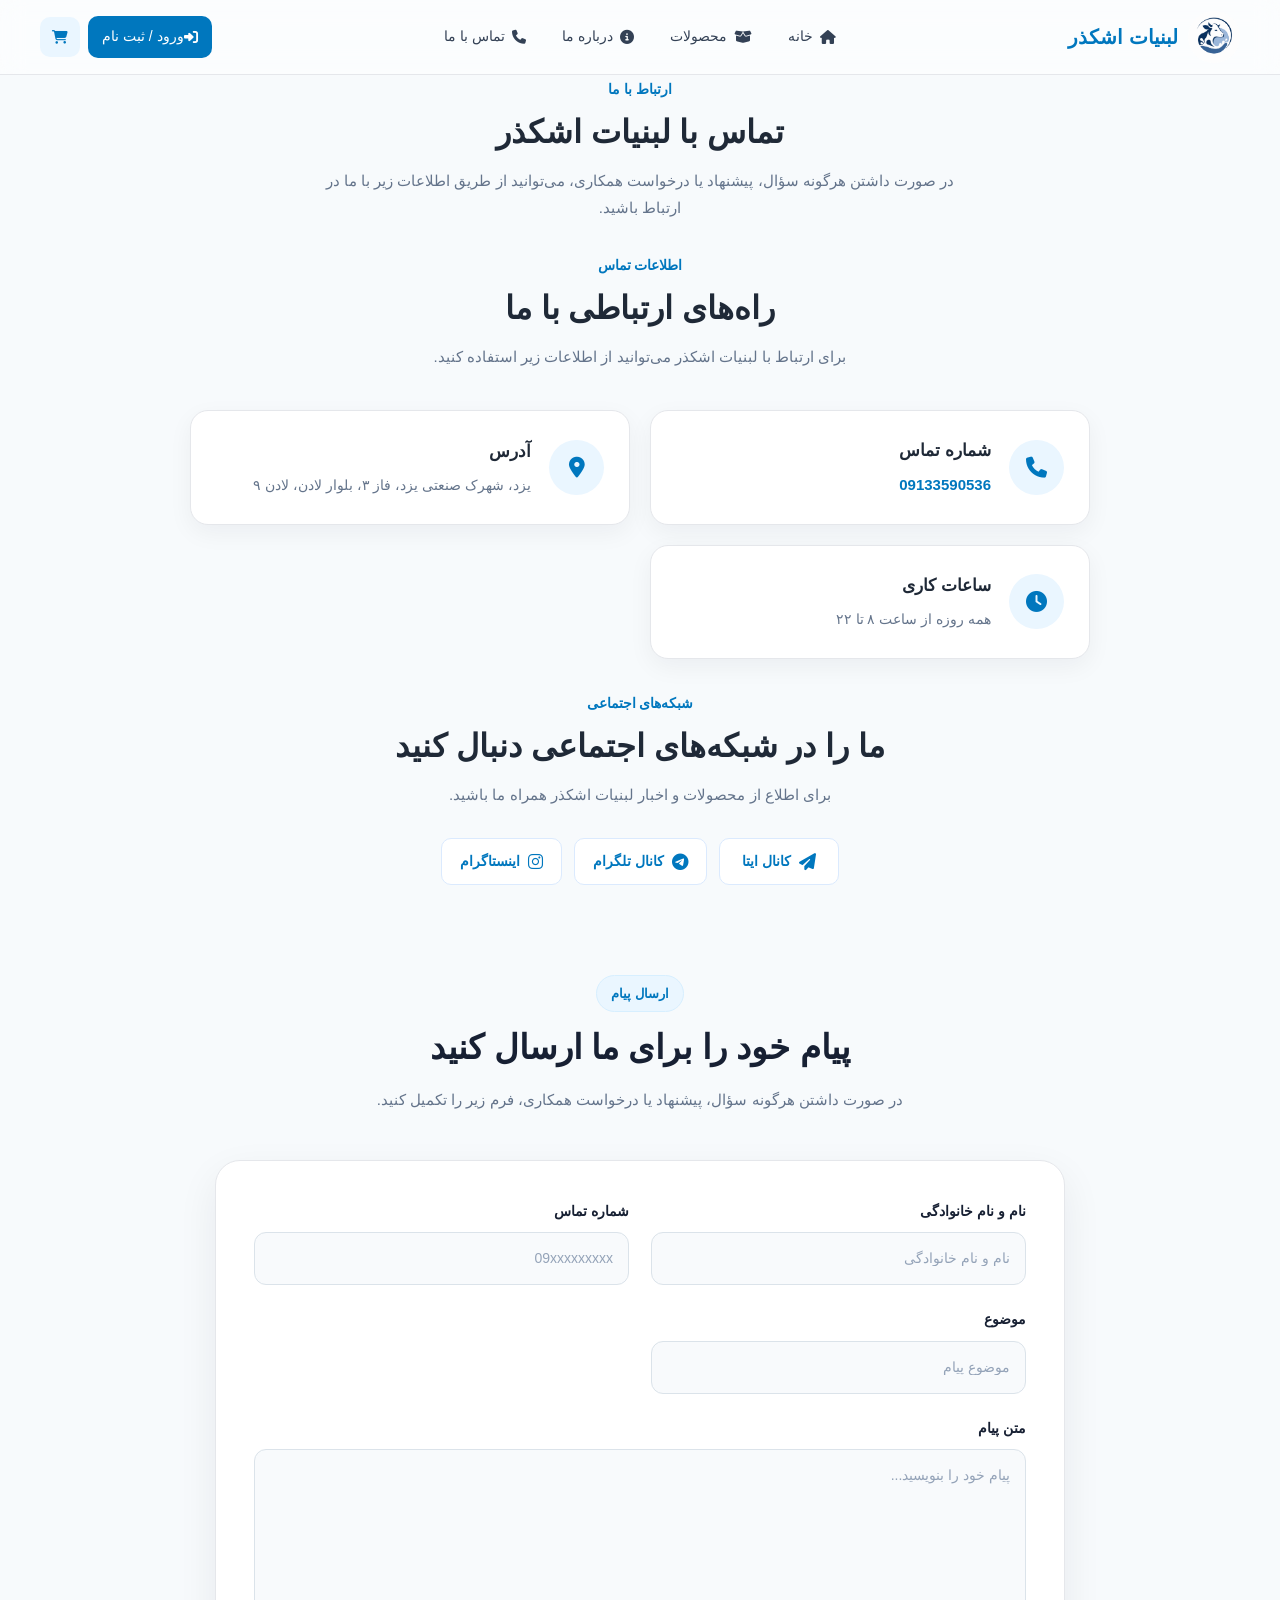
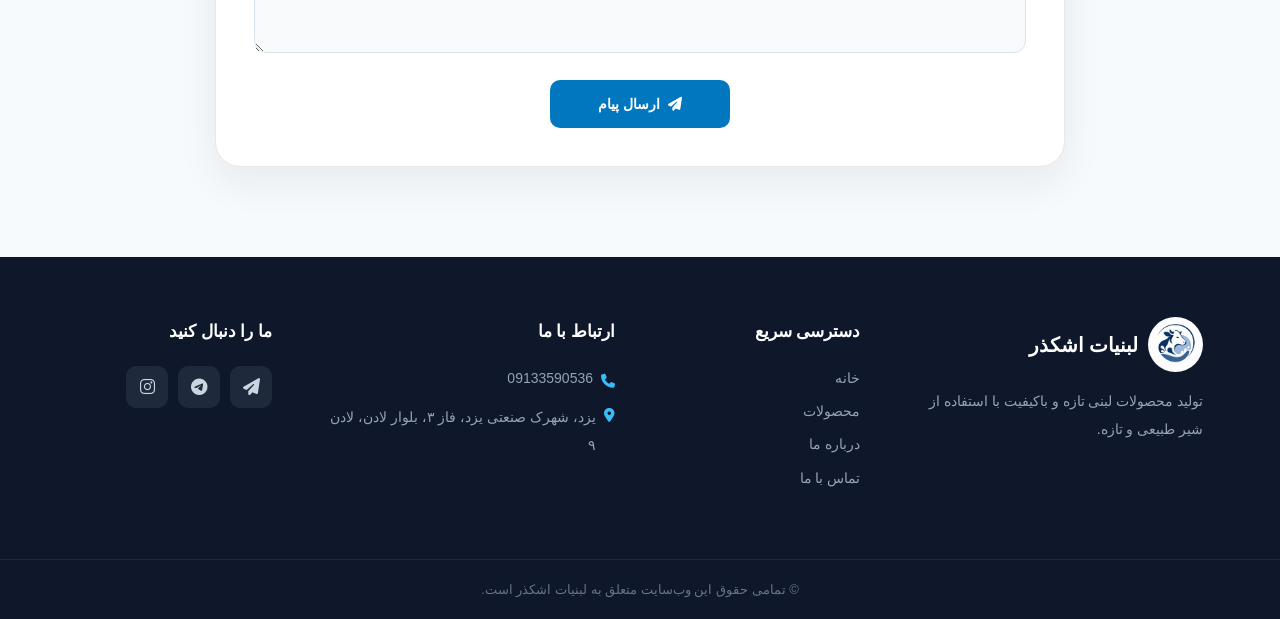
<file: contact.html>
<!DOCTYPE html>
<html lang="fa" dir="rtl">

<head>

    <meta charset="UTF-8">

    <meta name="viewport"
        content="width=device-width, initial-scale=1.0">

    <title>لبنیات اشکذر | تماس با ما</title>

    <link rel="stylesheet" href="style.css">

    <link rel="icon" href="images/Logo.png">

    <link rel="stylesheet"
        href="https://cdnjs.cloudflare.com/ajax/libs/font-awesome/6.7.2/css/all.min.css">

</head>


<body>


    <!-- =========================
         HEADER
    ========================== -->

    <header class="header">


        <!-- Brand -->

        <div class="brand">

            <a href="index.html" class="brand-link">

                <img src="images/Logo.png"
                    alt="لوگوی لبنیات اشکذر">

                <h1>
                    لبنیات اشکذر
                </h1>

            </a>

        </div>


        <!-- Main Navigation -->

        <nav class="main-nav" aria-label="منوی اصلی">

            <a href="index.html">

                <i class="fa-solid fa-house"></i>

                <span>
                    خانه
                </span>

            </a>


            <a href="products.html">

                <i class="fa-solid fa-box-open"></i>

                <span>
                    محصولات
                </span>

            </a>


            <a href="about.html">

                <i class="fa-solid fa-circle-info"></i>

                <span>
                    درباره ما
                </span>

            </a>


            <a href="contact.html">

                <i class="fa-solid fa-phone"></i>

                <span>
                    تماس با ما
                </span>

            </a>

        </nav>


        <!-- User Actions -->

        <div class="user-actions">

            <a href="#"
                class="login-btn">

                <i class="fa-solid fa-right-to-bracket"></i>

                <span>
                    ورود / ثبت نام
                </span>

            </a>


            <a href="#"
                class="cart-btn"
                aria-label="سبد خرید">

                <i class="fa-solid fa-cart-shopping"></i>

            </a>

        </div>

    </header>



    <!-- =========================
         MAIN
    ========================== -->

    <main>


        <!-- =========================
             CONTACT INTRO
        ========================== -->

        <section class="contact-intro">

            <div class="section-heading">

                <span>
                    ارتباط با ما
                </span>

                <h2>
                    تماس با لبنیات اشکذر
                </h2>

                <p>
                    در صورت داشتن هرگونه سؤال، پیشنهاد یا درخواست همکاری،
                    می‌توانید از طریق اطلاعات زیر با ما در ارتباط باشید.
                </p>

            </div>

        </section>



        <!-- =========================
             CONTACT INFORMATION
        ========================== -->

        <section class="contact-details">

            <div class="section-heading">

                <span>
                    اطلاعات تماس
                </span>

                <h2>
                    راه‌های ارتباطی با ما
                </h2>

                <p>
                    برای ارتباط با لبنیات اشکذر می‌توانید از اطلاعات زیر استفاده کنید.
                </p>

            </div>


            <div class="contact-info">


                <!-- Phone -->

                <div class="contact-item">

                    <div class="contact-icon">

                        <i class="fa-solid fa-phone"></i>

                    </div>

                    <div>

                        <h3>
                            شماره تماس
                        </h3>

                        <a href="tel:09133590536">
                            09133590536
                        </a>

                    </div>

                </div>


                <!-- Address -->

                <div class="contact-item">

                    <div class="contact-icon">

                        <i class="fa-solid fa-location-dot"></i>

                    </div>

                    <div>

                        <h3>
                            آدرس
                        </h3>

                        <p>
                            یزد، شهرک صنعتی یزد،
                            فاز ۳، بلوار لادن، لادن ۹
                        </p>

                    </div>

                </div>


                <!-- Working Hours -->

                <div class="contact-item">

                    <div class="contact-icon">

                        <i class="fa-solid fa-clock"></i>

                    </div>

                    <div>

                        <h3>
                            ساعات کاری
                        </h3>

                        <p>
                            همه روزه از ساعت ۸ تا ۲۲
                        </p>

                    </div>

                </div>


            </div>

        </section>



        <!-- =========================
             SOCIAL MEDIA
        ========================== -->

        <section class="contact-social">

            <div class="section-heading">

                <span>
                    شبکه‌های اجتماعی
                </span>

                <h2>
                    ما را در شبکه‌های اجتماعی دنبال کنید
                </h2>

                <p>
                    برای اطلاع از محصولات و اخبار لبنیات اشکذر
                    همراه ما باشید.
                </p>

            </div>


            <div class="social-links">


                <a href="#">

                    <i class="fa-solid fa-paper-plane"></i>

                    کانال ایتا

                </a>


                <a href="#">

                    <i class="fa-brands fa-telegram"></i>

                    کانال تلگرام

                </a>


                <a href="#">

                    <i class="fa-brands fa-instagram"></i>

                    اینستاگرام

                </a>


            </div>

        </section>



        <!-- =========================
             CONTACT FORM
        ========================== -->

        <section class="contact-form-section">


            <div class="section-heading">

                <span>
                    ارسال پیام
                </span>

                <h2>
                    پیام خود را برای ما ارسال کنید
                </h2>

                <p>
                    در صورت داشتن هرگونه سؤال، پیشنهاد یا درخواست همکاری،
                    فرم زیر را تکمیل کنید.
                </p>

            </div>


            <div class="contact-form-wrapper">


                <form action="#"
                    method="post"
                    class="contact-form">


                    <!-- Full Name -->

                    <div class="form-group">

                        <label for="fullname">
                            نام و نام خانوادگی
                        </label>

                        <input
                            type="text"
                            id="fullname"
                            name="fullname"
                            placeholder="نام و نام خانوادگی"
                            required>

                    </div>


                    <!-- Phone -->

                    <div class="form-group">

                        <label for="phone">
                            شماره تماس
                        </label>

                        <input
                            type="tel"
                            id="phone"
                            name="phone"
                            placeholder="09xxxxxxxxx"
                            required>

                    </div>


                    <!-- Subject -->

                    <div class="form-group">

                        <label for="subject">
                            موضوع
                        </label>

                        <input
                            type="text"
                            id="subject"
                            name="subject"
                            placeholder="موضوع پیام"
                            required>

                    </div>


                    <!-- Message -->

                    <div class="form-group form-group-full">

                        <label for="message">
                            متن پیام
                        </label>

                        <textarea
                            id="message"
                            name="message"
                            rows="7"
                            placeholder="پیام خود را بنویسید..."
                            required></textarea>

                    </div>


                    <!-- Submit -->

                    <div class="form-submit">

                        <button type="submit"
                            class="primary-btn">

                            <i class="fa-solid fa-paper-plane"></i>

                            ارسال پیام

                        </button>

                    </div>


                </form>

            </div>

        </section>


    </main>



    <!-- =========================
         FOOTER
    ========================== -->

    <footer class="footer">


        <div class="footer-container">


            <!-- Brand -->

            <div class="footer-brand">

                <a href="index.html"
                    class="footer-logo">

                    <img src="images/Logo.png"
                        alt="لوگوی لبنیات اشکذر">

                    <span>
                        لبنیات اشکذر
                    </span>

                </a>


                <p>
                    تولید محصولات لبنی تازه و باکیفیت
                    با استفاده از شیر طبیعی و تازه.
                </p>

            </div>



            <!-- Quick Links -->

            <div class="footer-links">

                <h3>
                    دسترسی سریع
                </h3>


                <a href="index.html">
                    خانه
                </a>


                <a href="products.html">
                    محصولات
                </a>


                <a href="about.html">
                    درباره ما
                </a>


                <a href="contact.html">
                    تماس با ما
                </a>

            </div>



            <!-- Contact -->

            <div class="footer-contact">

                <h3>
                    ارتباط با ما
                </h3>


                <a href="tel:09133590536">

                    <i class="fa-solid fa-phone"></i>

                    09133590536

                </a>


                <p>

                    <i class="fa-solid fa-location-dot"></i>

                    یزد، شهرک صنعتی یزد،
                    فاز ۳، بلوار لادن، لادن ۹

                </p>

            </div>



            <!-- Social -->

            <div class="footer-social">

                <h3>
                    ما را دنبال کنید
                </h3>


                <div>


                    <a href="#"
                        aria-label="ایتا">

                        <i class="fa-solid fa-paper-plane"></i>

                    </a>


                    <a href="#"
                        aria-label="تلگرام">

                        <i class="fa-brands fa-telegram"></i>

                    </a>


                    <a href="#"
                        aria-label="اینستاگرام">

                        <i class="fa-brands fa-instagram"></i>

                    </a>


                </div>

            </div>


        </div>



        <!-- Copyright -->

        <div class="footer-bottom">

            <p>
                © تمامی حقوق این وب‌سایت متعلق به لبنیات اشکذر است.
            </p>

        </div>


    </footer>


</body>
</html>
</file>
<file: style.css>
* {
    margin: 0;
    padding: 0;
    box-sizing: border-box;
}

body {
    min-height: 100vh;
    font-family: sans-serif;
    font-size: 16px;
    line-height: 1.8;
    color: #1f2937;
    background-color: #f7fafc;
    direction: rtl;
    text-align: right;
}

a {
    color: inherit;
    text-decoration: none;
}

img {
    max-width: 100%;
    display: block;
}


/* =========================
   HEADER
========================= */

header {
    width: 100%;
    height: 75px;
    padding: 0 40px;

    display: flex;
    align-items: center;
    justify-content: space-between;

    background-color: rgba(255, 255, 255, 0.5);
    border-bottom: 1px solid #e5e7eb;

    position: sticky;
    top: 0;
    z-index: 100;

    backdrop-filter: blur(12px);
}

header .brand {
    display: flex;
    align-items: center;
}

header .brand-link {
    display: flex;
    align-items: center;
    gap: 10px;
}

header .brand img {
    width: 52px;
    height: 52px;
    object-fit: contain;
    border-radius: 50%;
}

header .brand h1 {
    color: #0077be;
    font-size: 20px;
    font-weight: 700;
    white-space: nowrap;
}

header .main-nav {
    display: flex;
    align-items: center;
    justify-content: center;
    gap: 8px;

    flex: 1;
}

header .main-nav a {
    display: flex;
    align-items: center;
    gap: 7px;

    padding: 8px 14px;

    color: #334155;
    font-size: 14px;
    font-weight: 500;

    border-radius: 10px;

    transition: all 0.25s ease;
}

header .main-nav a:hover {
    color: #0077be;
    background-color: #eaf6ff;
}

header .main-nav i {
    font-size: 14px;
}

header .user-actions {
    display: flex;
    align-items: center;
    gap: 8px;
}

header .user-actions a {
    display: flex;
    align-items: center;
    justify-content: center;

    padding: 8px 14px;

    border-radius: 10px;

    font-size: 14px;
    transition: all 0.25s ease;
}

header .login-btn {
    color: #ffffff;
    background-color: #0077be;
}

header .login-btn:hover {
    background-color: #005b91;
}

header .cart-btn {
    width: 40px;
    height: 40px;

    color: #0077be;
    background-color: #eaf6ff;
}

header .cart-btn:hover {
    color: #ffffff;
    background-color: #0077be;
}


/* =========================
   HERO
========================= */

.hero {
    width: 100%;
    height: 550px;
    padding: 60px 8%;

    display: flex;
    align-items: center;
    justify-content: space-between;
    gap: 50px;

    background-image: url("images/kol.png");
    background-size: cover;
    background-position: center;
    background-repeat: no-repeat;

    position: relative;
}

.hero-content {
    max-width: 580px;
    margin-right: auto;
}

.hero-label {
    display: inline-block;
    margin-bottom: 15px;
    padding: 5px 12px;

    color: #0077be;
    background-color: #eaf6ff;

    border-radius: 20px;

    font-size: 14px;
    font-weight: 600;
}

.hero-content h2 {
    margin-bottom: 18px;

    color: #0077be;
    font-size: 48px;
    font-weight: 800;
    line-height: 1.3;
}

.hero-content p {
    max-width: 520px;
    margin-bottom: 25px;

    color: #64748b;
    font-size: 16px;
    line-height: 2;
}

.hero-actions {
    display: flex;
    align-items: center;
    gap: 12px;
}

.primary-btn {
    display: inline-flex;
    align-items: center;
    justify-content: center;
    gap: 8px;

    padding: 11px 20px;

    color: #ffffff;
    background-color: #0077be;

    border-radius: 10px;

    font-size: 14px;
    font-weight: 600;

    transition: all 0.25s ease;
}

.primary-btn:hover {
    background-color: #005b91;
}

.secondary-btn {
    display: inline-flex;
    align-items: center;
    justify-content: center;

    padding: 10px 20px;

    color: #0077be;
    background-color: transparent;

    border: 1px solid #0077be;
    border-radius: 10px;

    font-size: 14px;
    font-weight: 600;

    transition: all 0.25s ease;
}

.secondary-btn:hover {
    color: #ffffff;
    background-color: #0077be;
}


/* =========================
   SECTION HEADING
========================= */

.section-heading {
    max-width: 650px;
    margin: 0 auto 30px;

    text-align: center;
}

.section-heading > span {
    display: inline-block;
    margin-bottom: 8px;

    color: #0077be;
    font-size: 14px;
    font-weight: 700;
}

.section-heading h2 {
    margin-bottom: 12px;

    color: #1f2937;
    font-size: 32px;
    font-weight: 800;
    line-height: 1.4;
}

.section-heading p {
    color: #64748b;
    font-size: 15px;
}


/* =========================
   PRODUCTS
========================= */

.products-section {
    width: 100%;
    padding: 70px 6%;

    background-color: #ffffff;
}

.products {
    display: grid;
    grid-template-columns: repeat(5, 1fr);
    gap: 16px;
}

.product-card {
    padding: 20px;

    display: flex;
    flex-direction: column;

    background-color: #ffffff;
    border: 1px solid #e5e7eb;
    border-radius: 18px;

    overflow: hidden;
    cursor: pointer;

    box-shadow: 0 8px 25px rgba(15, 23, 42, 0.06);

    transition:
        transform 0.3s ease,
        box-shadow 0.3s ease;
}

.product-card:hover {
    transform: translateY(-8px);

    box-shadow:
        0 18px 40px rgba(15, 23, 42, 0.12);
}

.product-image {
    width: 100%;
    height: 230px;

    background-size: cover;
    background-position: center;
    background-repeat: no-repeat;

    position: relative;

    transition: transform 0.5s ease;
}

.product-card:hover .product-image {
    transform: scale(1.05);
}

.product-image::after {
    content: "";

    position: absolute;
    inset: 0;

    background: linear-gradient(
        to bottom,
        transparent 50%,
        #ffffff 100%
    );
}

.product-image.yogurt-big {
    background-image: url("images/yogurt-big.jpg");
    border-radius: 8px;
}

.product-image.yogurt-small {
    background-image: url("images/yogurt-small.jpg");
    border-radius: 8px;
}

.product-image.mousir {
    background-image: url("images/mousir.jpg");
    border-radius: 8px;
}

.product-image.strained {
    background-image: url("images/strained.jpg");
    border-radius: 8px;
}

.product-image.doogh {
    background-image: url("images/doogh.jpg");
    border-radius: 8px;
}

.product-content {
    position: relative;
    z-index: 2;

    margin-top: -35px;
    padding: 15px 5px 5px;
}

.product-content h3 {
    margin-bottom: 8px;

    color: #1f2937;
    font-size: 19px;
    font-weight: 800;
}

.product-content p {
    color: #64748b;
    font-size: 14px;
    line-height: 1.9;
}

.products-more {
    display: flex;
    justify-content: center;

    margin-top: 40px;
}

.outline-btn {
    display: inline-flex;
    align-items: center;
    justify-content: center;
    gap: 8px;

    padding: 11px 22px;

    color: #0077be;
    background-color: transparent;

    border: 1px solid #0077be;
    border-radius: 10px;

    font-size: 14px;
    font-weight: 600;

    transition: all 0.25s ease;
}

.outline-btn:hover {
    color: #ffffff;
    background-color: #0077be;

    transform: translateY(-2px);
}


/* =========================
   WHY US
========================= */

.why-us {
    width: 100%;
    padding: 70px 6%;

    background-color: #f7fafc;
}

.features {
    display: grid;
    grid-template-columns: repeat(5, 1fr);
    gap: 16px;
}

.feature-card {
    padding: 25px 20px;

    background-color: #ffffff;
    border: 1px solid #e5e7eb;
    border-radius: 18px;

    text-align: center;

    box-shadow: 0 8px 25px rgba(15, 23, 42, 0.05);

    transition:
        transform 0.3s ease,
        box-shadow 0.3s ease;
}

.feature-card:hover {
    transform: translateY(-6px);

    box-shadow:
        0 16px 35px rgba(15, 23, 42, 0.1);
}

.feature-icon {
    width: 58px;
    height: 58px;

    margin: 0 auto 18px;

    display: flex;
    align-items: center;
    justify-content: center;

    color: #0077be;
    background-color: #eaf6ff;

    border-radius: 50%;

    font-size: 24px;

    transition: all 0.3s ease;
}

.feature-card:hover .feature-icon {
    color: #ffffff;
    background-color: #0077be;

    transform: scale(1.08);
}

.feature-card h3 {
    margin-bottom: 10px;

    color: #1f2937;
    font-size: 18px;
    font-weight: 800;
}

.feature-card p {
    color: #64748b;
    font-size: 14px;
    line-height: 1.9;
}


/* =========================
   ABOUT
========================= */

.about {
    width: 100%;
    padding: 90px 8%;

    display: flex;
    align-items: center;
    justify-content: space-between;
    gap: 70px;

    background-color: #ffffff;
}

.about-content {
    flex: 1;
    max-width: 600px;
}

.section-label {
    display: inline-block;
    margin-bottom: 10px;

    color: #0077be;
    font-size: 14px;
    font-weight: 700;
}

.about-content h2 {
    margin-bottom: 20px;

    color: #1f2937;
    font-size: 36px;
    font-weight: 800;
    line-height: 1.5;
}

.about-content p {
    margin-bottom: 15px;

    color: #64748b;
    font-size: 15px;
    line-height: 2;
}

.about-content .primary-btn {
    margin-top: 10px;
}

.about-image {
    flex: 1;
    max-width: 520px;
    min-height: 350px;

    display: flex;
    align-items: center;
    justify-content: center;

    background-color: #eaf6ff;
    border-radius: 25px;

    overflow: hidden;
}

.about-image img {
    width: 100%;
    height: 350px;

    object-fit: cover;
}


/* =========================
   CONTACT
========================= */

.contact {
    width: 100%;
    padding: 80px 6%;

    background-color: #f7fafc;

    text-align: center;
}

.contact-info {
    max-width: 900px;
    margin: 40px auto 30px;

    display: grid;
    grid-template-columns: repeat(2, 1fr);
    gap: 20px;
}

.contact-item {
    padding: 25px;

    display: flex;
    align-items: center;
    gap: 18px;

    background-color: #ffffff;
    border: 1px solid #e5e7eb;
    border-radius: 18px;

    text-align: right;

    box-shadow: 0 8px 25px rgba(15, 23, 42, 0.05);

    transition:
        transform 0.3s ease,
        box-shadow 0.3s ease;
}

.contact-item:hover {
    transform: translateY(-5px);

    box-shadow:
        0 15px 35px rgba(15, 23, 42, 0.1);
}

.contact-icon {
    width: 55px;
    height: 55px;

    flex-shrink: 0;

    display: flex;
    align-items: center;
    justify-content: center;

    color: #0077be;
    background-color: #eaf6ff;

    border-radius: 50%;

    font-size: 21px;

    transition: all 0.3s ease;
}

.contact-item:hover .contact-icon {
    color: #ffffff;
    background-color: #0077be;

    transform: scale(1.08);
}

.contact-item h3 {
    margin-bottom: 4px;

    color: #1f2937;
    font-size: 17px;
    font-weight: 800;
}

.contact-item a {
    color: #0077be;

    font-size: 15px;
    font-weight: 600;

    transition: color 0.25s ease;
}

.contact-item a:hover {
    color: #005b91;
}

.contact-item p {
    color: #64748b;
    font-size: 14px;
    line-height: 1.9;
}


/* =========================
   SOCIAL LINKS
========================= */

.social-links {
    margin-top: 30px;

    display: flex;
    align-items: center;
    justify-content: center;
    gap: 12px;
}

.social-links a {
    min-width: 120px;
    padding: 10px 18px;

    display: flex;
    align-items: center;
    justify-content: center;
    gap: 8px;

    color: #0077be;
    background-color: #ffffff;

    border: 1px solid #dbeafe;
    border-radius: 10px;

    font-size: 14px;
    font-weight: 600;

    transition: all 0.25s ease;
}

.social-links a:hover {
    color: #ffffff;
    background-color: #0077be;
    border-color: #0077be;

    transform: translateY(-3px);
}

.social-links i {
    font-size: 17px;
}


/* =========================
   FOOTER
========================= */

.footer {
    width: 100%;

    color: #cbd5e1;
    background-color: #0f172a;
}

.footer-container {
    max-width: 1400px;
    margin: 0 auto;
    padding: 60px 6%;

    display: grid;
    grid-template-columns: 1.5fr 1fr 1.5fr 1fr;
    gap: 50px;
}


/* Footer Brand */

.footer-brand {
    max-width: 300px;
}

.footer-logo {
    display: inline-flex;
    align-items: center;
    gap: 10px;

    margin-bottom: 15px;
}

.footer-logo img {
    width: 55px;
    height: 55px;

    object-fit: contain;
    border-radius: 50%;
}

.footer-logo span {
    color: #ffffff;

    font-size: 20px;
    font-weight: 800;
}

.footer-brand p {
    color: #94a3b8;

    font-size: 14px;
    line-height: 2;
}


/* Footer Titles */

.footer-container h3 {
    margin-bottom: 18px;

    color: #ffffff;

    font-size: 17px;
    font-weight: 800;
}


/* Footer Links */

.footer-links {
    display: flex;
    flex-direction: column;
    align-items: flex-start;
}

.footer-links a {
    margin-bottom: 8px;

    color: #94a3b8;

    font-size: 14px;

    transition:
        color 0.25s ease,
        transform 0.25s ease;
}

.footer-links a:hover {
    color: #ffffff;
    transform: translateX(-4px);
}


/* Footer Contact */

.footer-contact {
    display: flex;
    flex-direction: column;
    align-items: flex-start;
}

.footer-contact a {
    margin-bottom: 12px;

    display: flex;
    align-items: center;
    gap: 8px;

    color: #94a3b8;

    font-size: 14px;

    transition: color 0.25s ease;
}

.footer-contact a:hover {
    color: #ffffff;
}

.footer-contact p {
    display: flex;
    align-items: flex-start;
    gap: 8px;

    color: #94a3b8;

    font-size: 14px;
    line-height: 2;
}

.footer-contact i {
    margin-top: 5px;

    color: #38bdf8;
}


/* Footer Social */

.footer-social {
    display: flex;
    flex-direction: column;
    align-items: flex-start;
}

.footer-social > div {
    display: flex;
    align-items: center;
    gap: 10px;
}

.footer-social a {
    width: 42px;
    height: 42px;

    display: flex;
    align-items: center;
    justify-content: center;

    color: #cbd5e1;
    background-color: #1e293b;

    border-radius: 10px;

    font-size: 17px;

    transition: all 0.25s ease;
}

.footer-social a:hover {
    color: #ffffff;
    background-color: #0077be;

    transform: translateY(-4px);
}


/* Footer Bottom */

.footer-bottom {
    padding: 18px 6%;

    text-align: center;

    border-top: 1px solid #1e293b;
}

.footer-bottom p {
    color: #64748b;

    font-size: 13px;
}


/* =========================
   TABLET
========================= */

@media (max-width: 1100px) {

    header {
        padding: 0 25px;
    }

    header .main-nav {
        gap: 2px;
    }

    header .main-nav a {
        padding: 7px 9px;
        font-size: 13px;
    }

    .products {
        grid-template-columns: repeat(3, 1fr);
    }

    .features {
        grid-template-columns: repeat(3, 1fr);
    }

    .about {
        padding: 70px 6%;
        gap: 40px;
    }

    .footer-container {
        grid-template-columns: repeat(2, 1fr);
        gap: 40px;
    }
}


/* =========================
   MOBILE
========================= */

@media (max-width: 768px) {

    body {
        font-size: 15px;
    }


    /* Header */

    header {
        height: auto;
        min-height: 70px;

        padding: 10px 18px;

        flex-wrap: wrap;
        gap: 10px;
    }

    header .brand {
        order: 1;
    }

    header .brand img {
        width: 45px;
        height: 45px;
    }

    header .brand h1 {
        font-size: 17px;
    }

    header .user-actions {
        order: 2;
    }

    header .login-btn {
        padding: 7px 10px;
        font-size: 12px;
    }

    header .cart-btn {
        width: 36px;
        height: 36px;
    }

    header .main-nav {
        order: 3;

        width: 100%;
        flex-basis: 100%;

        justify-content: center;

        overflow-x: auto;
        scrollbar-width: none;
    }

    header .main-nav::-webkit-scrollbar {
        display: none;
    }

    header .main-nav a {
        padding: 6px 9px;

        flex-shrink: 0;

        font-size: 12px;
    }

    header .main-nav i {
        font-size: 12px;
    }


    /* Hero */

    .hero {
        min-height: 600px;

        padding: 60px 7%;

        justify-content: center;

        text-align: center;
    }

    .hero-content {
        max-width: 100%;
        margin: 0 auto;
    }

    .hero-content h2 {
        font-size: 35px;
    }

    .hero-content p {
        font-size: 14px;
        line-height: 2;
    }

    .hero-actions {
        justify-content: center;
        flex-wrap: wrap;
    }


    /* Section Heading */

    .section-heading {
        margin-bottom: 25px;
    }

    .section-heading h2 {
        font-size: 27px;
    }

    .section-heading p {
        font-size: 14px;
    }


    /* Products */

    .products-section {
        padding: 60px 5%;
    }

    .products {
        grid-template-columns: repeat(2, 1fr);
        gap: 14px;
    }

    .product-card {
        padding: 15px;
    }

    .product-image {
        height: 200px;
    }

    .product-content {
        margin-top: -25px;
        padding: 12px 3px 3px;
    }

    .product-content h3 {
        font-size: 17px;
    }

    .product-content p {
        font-size: 13px;
    }


    /* Why Us */

    .why-us {
        padding: 60px 5%;
    }

    .features {
        grid-template-columns: repeat(2, 1fr);
        gap: 14px;
    }

    .feature-card {
        padding: 22px 15px;
    }

    .feature-card h3 {
        font-size: 16px;
    }

    .feature-card p {
        font-size: 13px;
    }


    /* About */

    .about {
        padding: 65px 6%;

        flex-direction: column;

        text-align: center;
    }

    .about-content {
        max-width: 100%;
    }

    .about-content h2 {
        font-size: 29px;
    }

    .about-content p {
        font-size: 14px;
    }

    .about-content .primary-btn {
        margin-top: 8px;
    }

    .about-image {
        width: 100%;
        max-width: 550px;
        min-height: 280px;
    }

    .about-image img {
        height: 280px;
    }


    /* Contact */

    .contact {
        padding: 65px 5%;
    }

    .contact-info {
        grid-template-columns: 1fr;
        gap: 14px;
    }

    .contact-item {
        padding: 20px;
    }

    .social-links {
        flex-wrap: wrap;
    }

    .social-links a {
        min-width: 105px;
        padding: 9px 14px;
    }


    /* Footer */

    .footer-container {
        grid-template-columns: 1fr 1fr;

        padding: 50px 7%;

        gap: 35px 25px;
    }

    .footer-brand {
        max-width: 100%;
    }

    .footer-social,
    .footer-links,
    .footer-contact {
        align-items: flex-start;
    }
}


/* =========================
   SMALL MOBILE
========================= */

@media (max-width: 480px) {

    header {
        padding: 9px 12px;
    }

    header .brand h1 {
        font-size: 15px;
    }

    header .brand img {
        width: 40px;
        height: 40px;
    }

    header .login-btn span {
        display: none;
    }

    header .login-btn {
        width: 36px;
        height: 36px;
        padding: 0;
    }


    /* Hero */

    .hero {
        min-height: 570px;
        padding: 50px 6%;
    }

    .hero-label {
        font-size: 12px;
    }

    .hero-content h2 {
        font-size: 30px;
    }

    .hero-content p {
        font-size: 13px;
    }

    .primary-btn,
    .secondary-btn {
        padding: 9px 15px;
        font-size: 13px;
    }


    /* Products */

    .products {
        grid-template-columns: 1fr;
    }

    .product-image {
        height: 260px;
    }


    /* Why Us */

    .features {
        grid-template-columns: 1fr;
    }


    /* About */

    .about-content h2 {
        font-size: 26px;
    }

    .about-image {
        min-height: 230px;
    }

    .about-image img {
        height: 230px;
    }


    /* Social */

    .social-links {
        flex-direction: column;
    }

    .social-links a {
        width: 100%;
        max-width: 250px;
    }


    /* Footer */

    .footer-container {
        grid-template-columns: 1fr;

        text-align: center;
    }

    .footer-brand,
    .footer-links,
    .footer-contact,
    .footer-social {
        width: 100%;
        align-items: center;
    }

    .footer-logo {
        justify-content: center;
    }

    .footer-links a {
        transform: none;
    }

    .footer-contact p {
        justify-content: center;
        text-align: center;
    }

    .footer-social > div {
        justify-content: center;
    }

    .footer-bottom {
        padding: 15px 5%;
    }

    .footer-bottom p {
        font-size: 11px;
    }
}

/* =========================================================
   PRODUCT PAGES
   CSS مخصوص صفحات جزئیات محصولات
   این بخش را در انتهای style.css قرار دهید
========================================================= */


/* =========================
   PRODUCT HERO
   برای صفحه ماست چکیده و ماست پرچرب بزرگ
========================= */

.product-hero {
    width: 100%;
    max-width: 1250px;

    margin: 0 auto;
    padding: 80px 6%;

    display: grid;
    grid-template-columns: 1fr 1fr;
    align-items: center;
    gap: 70px;

    background-color: #ffffff;
}


/* Product Image */

.product-hero-image {
    width: 100%;
    min-height: 500px;

    display: flex;
    align-items: center;
    justify-content: center;

    padding: 35px;

    background-color: #eaf6ff;

    border-radius: 28px;

    overflow: hidden;

    box-shadow:
        0 15px 40px rgba(15, 23, 42, 0.08);
}

.product-hero-image img {
    width: 100%;
    height: 430px;

    object-fit: contain;

    border-radius: 18px;

    transition: transform 0.4s ease;
}

.product-hero-image:hover img {
    transform: scale(1.04);
}


/* Product Content */

.product-hero-content {
    max-width: 570px;
}

.product-label {
    display: inline-block;

    margin-bottom: 12px;
    padding: 5px 14px;

    color: #0077be;
    background-color: #eaf6ff;

    border-radius: 20px;

    font-size: 14px;
    font-weight: 700;
}

.product-hero-content h2 {
    margin-bottom: 22px;

    color: #1f2937;

    font-size: 42px;
    font-weight: 800;

    line-height: 1.4;
}

.product-description {
    margin-bottom: 15px;

    color: #64748b;

    font-size: 15px;
    line-height: 2.2;
}


/* =========================
   PRODUCT ACTIONS
========================= */

.product-actions {
    margin-top: 28px;

    display: flex;
    align-items: center;
    flex-wrap: wrap;

    gap: 12px;
}

.product-actions .primary-btn {
    padding: 12px 22px;
}

.product-actions .secondary-btn {
    padding: 11px 20px;
}


/* =========================
   PRODUCT DETAILS
   برای صفحات دارای product-details
========================= */

.product-details {
    width: 100%;

    padding: 80px 6%;

    background-color: #f7fafc;
}

.product-details-grid {
    max-width: 1150px;

    margin: 0 auto;

    display: grid;
    grid-template-columns: repeat(2, 1fr);

    gap: 25px;
}


/* =========================
   PRODUCT INFORMATION
   برای صفحه ماست پرچرب کوچک
========================= */

.product-information {
    width: 100%;

    padding: 80px 6%;

    background-color: #f7fafc;
}

.product-info-grid {
    max-width: 1150px;

    margin: 0 auto;

    display: grid;
    grid-template-columns: repeat(2, 1fr);

    gap: 25px;
}


/* =========================
   PRODUCT INFO CARD
========================= */

.product-info-card {
    padding: 30px;

    background-color: #ffffff;

    border: 1px solid #e5e7eb;
    border-radius: 20px;

    box-shadow:
        0 8px 25px rgba(15, 23, 42, 0.05);

    transition:
        transform 0.3s ease,
        box-shadow 0.3s ease;
}

.product-info-card:hover {
    transform: translateY(-5px);

    box-shadow:
        0 16px 35px rgba(15, 23, 42, 0.1);
}


/* Icon */

.product-info-icon {
    width: 58px;
    height: 58px;

    margin-bottom: 18px;

    display: flex;
    align-items: center;
    justify-content: center;

    color: #0077be;
    background-color: #eaf6ff;

    border-radius: 50%;

    font-size: 23px;

    transition: all 0.3s ease;
}

.product-info-card:hover .product-info-icon {
    color: #ffffff;
    background-color: #0077be;

    transform: scale(1.08);
}


/* Card Title */

.product-info-card h3 {
    margin-bottom: 20px;

    color: #1f2937;

    font-size: 20px;
    font-weight: 800;
}


/* =========================
   SPECIFICATIONS
   صفحه چکیده و بزرگ
========================= */

.specifications {
    display: flex;
    flex-direction: column;

    border-top: 1px solid #e5e7eb;
}

.specification-item {
    padding: 13px 0;

    display: flex;
    align-items: center;
    justify-content: space-between;

    gap: 20px;

    border-bottom: 1px solid #e5e7eb;
}

.specification-item span {
    color: #64748b;

    font-size: 14px;
}

.specification-item strong {
    color: #1f2937;

    font-size: 14px;
    font-weight: 700;

    text-align: left;
}


/* =========================
   PRODUCT TABLE
   صفحه ماست پرچرب کوچک
========================= */

.product-table-wrapper {
    width: 100%;

    overflow-x: auto;
}

.product-table-wrapper table {
    width: 100%;

    border-collapse: collapse;
}

.product-table-wrapper tr {
    border-bottom: 1px solid #e5e7eb;
}

.product-table-wrapper tr:last-child {
    border-bottom: none;
}

.product-table-wrapper th,
.product-table-wrapper td {
    padding: 14px 8px;

    font-size: 14px;

    text-align: right;
}

.product-table-wrapper th {
    width: 38%;

    color: #64748b;

    font-weight: 500;
}

.product-table-wrapper td {
    color: #1f2937;

    font-weight: 700;
}


/* =========================
   PRODUCT FEATURES
========================= */

.product-features {
    padding: 0;

    display: flex;
    flex-direction: column;

    gap: 12px;

    list-style: none;
}

.product-features li {
    display: flex;
    align-items: center;

    gap: 10px;

    color: #475569;

    font-size: 14px;
    line-height: 1.9;
}

.product-features li i {
    width: 21px;
    height: 21px;

    flex-shrink: 0;

    display: flex;
    align-items: center;
    justify-content: center;

    color: #0077be;
    background-color: #eaf6ff;

    border-radius: 50%;

    font-size: 10px;
}


/* =========================
   RELATED PRODUCTS
========================= */

.related-products {
    width: 100%;

    padding: 85px 6%;

    background-color: #ffffff;
}

.related-products-grid {
    max-width: 1200px;

    margin: 0 auto;

    display: grid;
    grid-template-columns: repeat(4, 1fr);

    gap: 18px;
}


/* Related Card */

.related-product-card {
    display: flex;
    flex-direction: column;

    background-color: #ffffff;

    border: 1px solid #e5e7eb;
    border-radius: 18px;

    overflow: hidden;

    box-shadow:
        0 8px 25px rgba(15, 23, 42, 0.05);

    transition:
        transform 0.3s ease,
        box-shadow 0.3s ease;
}

.related-product-card:hover {
    transform: translateY(-7px);

    box-shadow:
        0 17px 35px rgba(15, 23, 42, 0.11);
}


/* Related Product Image */

.related-product-image {
    width: 100%;
    height: 230px;

    background-size: cover;
    background-position: center;
    background-repeat: no-repeat;

    transition: transform 0.4s ease;
}

.related-product-card:hover .related-product-image {
    transform: scale(1.04);
}


/* Images */

.related-product-image.yogurt-big {
    background-image: url("images/yogurt-big.jpg");
}

.related-product-image.yogurt-small {
    background-image: url("images/yogurt-small.jpg");
}

.related-product-image.mousir {
    background-image: url("images/mousir.jpg");
}

.related-product-image.strained {
    background-image: url("images/strained.jpg");
}

.related-product-image.doogh {
    background-image: url("images/doogh.jpg");
}


/* Related Content */

.related-product-content {
    padding: 18px;

    display: flex;
    flex-direction: column;

    gap: 8px;
}

.related-product-content h3 {
    color: #1f2937;

    font-size: 17px;
    font-weight: 800;
}

.related-product-content span {
    display: flex;
    align-items: center;
    gap: 7px;

    color: #0077be;

    font-size: 13px;
    font-weight: 600;

    transition: all 0.25s ease;
}

.related-product-card:hover .related-product-content span {
    color: #005b91;

    transform: translateX(-4px);
}


/* More Products */

.related-products-more {
    display: flex;
    justify-content: center;

    margin-top: 40px;
}


/* =========================
   PRODUCT CTA
   مخصوص صفحه ماست پرچرب کوچک
========================= */

.product-cta {
    width: 100%;

    padding: 80px 6%;

    background-color: #eaf6ff;

    text-align: center;
}

.product-cta-content {
    max-width: 700px;

    margin: 0 auto;
}

.product-cta-content > span {
    display: inline-block;

    margin-bottom: 10px;

    color: #0077be;

    font-size: 14px;
    font-weight: 700;
}

.product-cta-content h2 {
    margin-bottom: 14px;

    color: #1f2937;

    font-size: 34px;
    font-weight: 800;
}

.product-cta-content p {
    margin-bottom: 25px;

    color: #64748b;

    font-size: 15px;
    line-height: 2;
}

.product-cta-content .primary-btn {
    margin: 0 auto;
}


/* =========================================================
   RESPONSIVE
========================================================= */


/* =========================
   TABLET
========================= */

@media (max-width: 1100px) {

    .product-hero {
        padding: 70px 6%;

        gap: 45px;
    }

    .product-hero-content h2 {
        font-size: 36px;
    }

    .product-hero-image {
        min-height: 430px;

        padding: 25px;
    }

    .product-hero-image img {
        height: 370px;
    }

    .related-products-grid {
        grid-template-columns: repeat(2, 1fr);
    }
}


/* =========================
   MOBILE
========================= */

@media (max-width: 768px) {

    /* Product Hero */

    .product-hero {
        padding: 60px 6%;

        grid-template-columns: 1fr;

        gap: 35px;

        text-align: center;
    }

    .product-hero-image {
        width: 100%;

        min-height: 380px;

        padding: 20px;

        order: 1;
    }

    .product-hero-image img {
        height: 340px;
    }

    .product-hero-content {
        max-width: 100%;

        order: 2;
    }

    .product-label {
        font-size: 13px;
    }

    .product-hero-content h2 {
        font-size: 31px;
    }

    .product-description {
        font-size: 14px;

        line-height: 2.1;
    }


    /* Actions */

    .product-actions {
        justify-content: center;
    }


    /* Product Details */

    .product-details {
        padding: 60px 5%;
    }

    .product-details-grid {
        grid-template-columns: 1fr;

        gap: 16px;
    }


    /* Product Information */

    .product-information {
        padding: 60px 5%;
    }

    .product-info-grid {
        grid-template-columns: 1fr;

        gap: 16px;
    }

    .product-info-card {
        padding: 25px 20px;
    }


    /* Related */

    .related-products {
        padding: 65px 5%;
    }

    .related-products-grid {
        grid-template-columns: repeat(2, 1fr);

        gap: 14px;
    }

    .related-product-image {
        height: 200px;
    }

    .related-product-content {
        padding: 15px;
    }

    .related-product-content h3 {
        font-size: 16px;
    }


    /* CTA */

    .product-cta {
        padding: 65px 6%;
    }

    .product-cta-content h2 {
        font-size: 28px;
    }

    .product-cta-content p {
        font-size: 14px;
    }
}


/* =========================
   SMALL MOBILE
========================= */

@media (max-width: 480px) {

    /* Product Hero */

    .product-hero {
        padding: 50px 5%;

        gap: 28px;
    }

    .product-hero-image {
        min-height: 300px;

        padding: 15px;

        border-radius: 20px;
    }

    .product-hero-image img {
        height: 270px;
    }

    .product-hero-content h2 {
        font-size: 27px;
    }

    .product-description {
        font-size: 13px;

        line-height: 2;
    }


    /* Actions */

    .product-actions {
        flex-direction: column;

        width: 100%;
    }

    .product-actions a {
        width: 100%;

        max-width: 300px;
    }


    /* Cards */

    .product-info-card {
        padding: 22px 17px;
    }

    .product-info-card h3 {
        font-size: 18px;
    }

    .product-info-icon {
        width: 52px;
        height: 52px;

        font-size: 21px;
    }


    /* Specifications */

    .specification-item {
        align-items: flex-start;

        flex-direction: column;

        gap: 3px;
    }

    .specification-item strong {
        text-align: right;
    }


    /* Table */

    .product-table-wrapper th,
    .product-table-wrapper td {
        padding: 12px 5px;

        font-size: 13px;
    }


    /* Features */

    .product-features {
        gap: 10px;
    }

    .product-features li {
        font-size: 13px;

        align-items: flex-start;
    }


    /* Related */

    .related-products-grid {
        grid-template-columns: 1fr;
    }

    .related-product-image {
        height: 250px;
    }


    /* CTA */

    .product-cta {
        padding: 55px 6%;
    }

    .product-cta-content h2 {
        font-size: 25px;
    }

    .product-cta-content p {
        font-size: 13px;
    }

}

```css
/* =========================================================
   ABOUT PAGE - لبنیات اشکذر
   ========================================================= */

/* ---------- ABOUT INTRO ---------- */

.about-intro {
    width: 100%;
    min-height: 620px;
    padding: 90px 8%;
    display: flex;
    align-items: center;
    justify-content: space-between;
    gap: 80px;
    background: #ffffff;
}

.about-intro .about-content {
    flex: 1;
    max-width: 650px;
}

.about-intro .section-label {
    display: inline-block;
    margin-bottom: 12px;
    padding: 6px 14px;
    color: #0077be;
    background: #eaf6ff;
    border-radius: 30px;
    font-size: 14px;
    font-weight: 700;
}

.about-intro .about-content h2 {
    margin-bottom: 25px;
    color: #172033;
    font-size: 42px;
    font-weight: 800;
    line-height: 1.5;
}

.about-intro .about-content p {
    margin-bottom: 16px;
    color: #64748b;
    font-size: 15px;
    line-height: 2.15;
}

.about-intro .about-content strong {
    color: #0077be;
    font-weight: 800;
}


/* تصویر کارخانه */

.about-intro .about-image {
    flex: 1;
    max-width: 540px;
    height: 430px;
    padding: 10px;
    background: #eaf6ff;
    border-radius: 30px;
    overflow: hidden;
    box-shadow: 0 20px 50px rgba(15, 23, 42, 0.10);
}

.about-intro .about-image img {
    width: 100%;
    height: 100%;
    object-fit: cover;
    border-radius: 22px;
    transition: transform 0.5s ease;
}

.about-intro .about-image:hover img {
    transform: scale(1.04);
}


/* =========================================================
   QUALITY SECTION
   ========================================================= */

.about-quality {
    width: 100%;
    padding: 90px 6%;
    background: #f7fafc;
}

.about-quality .section-heading {
    margin-bottom: 50px;
}

.about-quality .section-heading span {
    display: inline-block;
    margin-bottom: 10px;
    color: #0077be;
    font-size: 14px;
    font-weight: 700;
}

.about-quality .section-heading h2 {
    margin-bottom: 12px;
    color: #172033;
    font-size: 34px;
    font-weight: 800;
}

.about-quality .section-heading p {
    color: #64748b;
    font-size: 15px;
}


/* کارت های کیفیت */

.quality-grid {
    max-width: 1250px;
    margin: 0 auto;
    display: grid;
    grid-template-columns: repeat(5, 1fr);
    gap: 18px;
}

.quality-card {
    min-height: 340px;
    padding: 28px 20px;
    display: flex;
    flex-direction: column;
    align-items: center;
    text-align: center;
    background: #ffffff;
    border: 1px solid #e5e7eb;
    border-radius: 22px;
    box-shadow: 0 8px 30px rgba(15, 23, 42, 0.05);
    transition:
        transform 0.3s ease,
        box-shadow 0.3s ease,
        border-color 0.3s ease;
}

.quality-card:hover {
    transform: translateY(-9px);
    border-color: #bfdbfe;
    box-shadow: 0 18px 40px rgba(15, 23, 42, 0.11);
}


/* آیکون کیفیت */

.quality-card .feature-icon {
    width: 65px;
    height: 65px;
    margin: 0 auto 20px;
    display: flex;
    align-items: center;
    justify-content: center;
    flex-shrink: 0;
    color: #0077be;
    background: #eaf6ff;
    border-radius: 50%;
    font-size: 25px;
    transition: all 0.3s ease;
}

.quality-card:hover .feature-icon {
    color: #ffffff;
    background: #0077be;
    transform: scale(1.08) rotate(3deg);
}

.quality-card h3 {
    margin-bottom: 12px;
    color: #172033;
    font-size: 17px;
    font-weight: 800;
    line-height: 1.6;
}

.quality-card p {
    color: #64748b;
    font-size: 13px;
    line-height: 2;
}


/* =========================================================
   WHY US
   ========================================================= */

.about-why-us {
    padding: 90px 6%;
    background: #ffffff;
}

.about-why-us .section-heading {
    margin-bottom: 50px;
}

.about-why-us .section-heading span {
    color: #0077be;
    font-size: 14px;
    font-weight: 700;
}

.about-why-us .section-heading h2 {
    margin-top: 8px;
    color: #172033;
    font-size: 34px;
    font-weight: 800;
}

.about-why-us .section-heading p {
    margin-top: 12px;
    color: #64748b;
    font-size: 15px;
}


/* کارت های چرا اشکذر */

.about-why-us .features {
    max-width: 1250px;
    margin: 0 auto;
    display: grid;
    grid-template-columns: repeat(5, 1fr);
    gap: 18px;
}

.about-why-us .feature-card {
    min-height: 280px;
    padding: 28px 20px;
    background: #f8fafc;
    border: 1px solid #e5e7eb;
    border-radius: 22px;
    text-align: center;
    box-shadow: none;
    transition:
        transform 0.3s ease,
        background-color 0.3s ease,
        box-shadow 0.3s ease;
}

.about-why-us .feature-card:hover {
    transform: translateY(-8px);
    background: #ffffff;
    box-shadow: 0 18px 40px rgba(15, 23, 42, 0.09);
}

.about-why-us .feature-card .feature-icon {
    width: 62px;
    height: 62px;
    margin: 0 auto 18px;
}

.about-why-us .feature-card h3 {
    margin-bottom: 10px;
    color: #172033;
    font-size: 17px;
    font-weight: 800;
}

.about-why-us .feature-card p {
    color: #64748b;
    font-size: 13px;
    line-height: 2;
}


/* =========================================================
   COMPANY INFORMATION
   ========================================================= */

.company-information {
    width: 100%;
    padding: 90px 7%;
    background: #f7fafc;
}

.company-information .section-heading {
    margin-bottom: 40px;
}

.company-information .section-heading span {
    color: #0077be;
    font-size: 14px;
    font-weight: 700;
}

.company-information .section-heading h2 {
    margin-top: 8px;
    color: #172033;
    font-size: 34px;
    font-weight: 800;
}


/* جدول */

.company-table-wrapper {
    max-width: 1000px;
    margin: 0 auto;
    overflow: hidden;
    background: #ffffff;
    border: 1px solid #e5e7eb;
    border-radius: 22px;
    box-shadow: 0 12px 35px rgba(15, 23, 42, 0.06);
}

.company-table {
    width: 100%;
    border-collapse: collapse;
    text-align: right;
}

.company-table th,
.company-table td {
    padding: 18px 24px;
    border-bottom: 1px solid #eef2f7;
    font-size: 14px;
}

.company-table tr:last-child th,
.company-table tr:last-child td {
    border-bottom: none;
}

.company-table th {
    width: 32%;
    color: #172033;
    background: #f8fafc;
    font-weight: 800;
}

.company-table td {
    color: #64748b;
    background: #ffffff;
    line-height: 1.9;
}

.company-table tr {
    transition: background-color 0.25s ease;
}

.company-table tr:hover th,
.company-table tr:hover td {
    background: #f0f9ff;
}


/* =========================================================
   PRODUCTS CTA
   ========================================================= */

.about-products {
    width: 100%;
    padding: 90px 8%;
    display: flex;
    align-items: center;
    justify-content: space-between;
    gap: 70px;
    background: #ffffff;
}

.about-products-image {
    flex: 1;
    max-width: 540px;
    height: 380px;
    padding: 10px;
    background: #eaf6ff;
    border-radius: 28px;
    overflow: hidden;
}

.about-products-image img {
    width: 100%;
    height: 100%;
    object-fit: cover;
    border-radius: 20px;
    transition: transform 0.5s ease;
}

.about-products-image:hover img {
    transform: scale(1.04);
}

.about-products-content {
    flex: 1;
    max-width: 600px;
}

.about-products-content .section-label {
    display: inline-block;
    margin-bottom: 10px;
    color: #0077be;
    font-size: 14px;
    font-weight: 700;
}

.about-products-content h2 {
    margin-bottom: 20px;
    color: #172033;
    font-size: 38px;
    font-weight: 800;
    line-height: 1.5;
}

.about-products-content p {
    margin-bottom: 25px;
    color: #64748b;
    font-size: 15px;
    line-height: 2.15;
}

.about-products-content .primary-btn {
    display: inline-flex;
}


/* =========================================================
   CONTACT SECTION
   ========================================================= */

.about-intro ~ .contact {
    padding: 90px 6%;
    background: #f7fafc;
}

.about-intro ~ .contact .section-heading {
    margin-bottom: 45px;
}

.about-intro ~ .contact .section-heading span {
    color: #0077be;
    font-size: 14px;
    font-weight: 700;
}

.about-intro ~ .contact .section-heading h2 {
    margin-top: 8px;
    margin-bottom: 12px;
    color: #172033;
    font-size: 34px;
    font-weight: 800;
}

.about-intro ~ .contact .section-heading p {
    color: #64748b;
    font-size: 15px;
}


/* اطلاعات تماس */

.about-intro ~ .contact .contact-info {
    max-width: 950px;
    margin: 0 auto;
    display: grid;
    grid-template-columns: repeat(2, 1fr);
    gap: 20px;
}

.about-intro ~ .contact .contact-item {
    padding: 25px;
    display: flex;
    align-items: center;
    gap: 18px;
    background: #ffffff;
    border: 1px solid #e5e7eb;
    border-radius: 20px;
    text-align: right;
    box-shadow: 0 8px 30px rgba(15, 23, 42, 0.05);
    transition: all 0.3s ease;
}

.about-intro ~ .contact .contact-item:hover {
    transform: translateY(-6px);
    box-shadow: 0 18px 40px rgba(15, 23, 42, 0.10);
}

.about-intro ~ .contact .contact-icon {
    width: 58px;
    height: 58px;
    flex-shrink: 0;
    display: flex;
    align-items: center;
    justify-content: center;
    color: #0077be;
    background: #eaf6ff;
    border-radius: 50%;
    font-size: 22px;
    transition: all 0.3s ease;
}

.about-intro ~ .contact .contact-item:hover .contact-icon {
    color: #ffffff;
    background: #0077be;
    transform: scale(1.08);
}

.about-intro ~ .contact .contact-item h3 {
    margin-bottom: 4px;
    color: #172033;
    font-size: 17px;
    font-weight: 800;
}

.about-intro ~ .contact .contact-item a {
    color: #0077be;
    font-size: 15px;
    font-weight: 700;
}

.about-intro ~ .contact .contact-item p {
    color: #64748b;
    font-size: 13px;
    line-height: 1.9;
}


/* شبکه های اجتماعی */

.about-intro ~ .contact .social-links {
    margin-top: 30px;
    display: flex;
    align-items: center;
    justify-content: center;
    gap: 12px;
}

.about-intro ~ .contact .social-links a {
    min-width: 150px;
    padding: 11px 20px;
    display: flex;
    align-items: center;
    justify-content: center;
    gap: 9px;
    color: #0077be;
    background: #ffffff;
    border: 1px solid #dbeafe;
    border-radius: 12px;
    font-size: 14px;
    font-weight: 700;
    transition: all 0.25s ease;
}

.about-intro ~ .contact .social-links a:hover {
    color: #ffffff;
    background: #0077be;
    border-color: #0077be;
    transform: translateY(-4px);
}


/* =========================================================
   ABOUT PAGE - RESPONSIVE
   ========================================================= */


/* ---------- TABLET ---------- */

@media (max-width: 1100px) {

    .about-intro {
        padding: 75px 6%;
        gap: 45px;
    }

    .about-intro .about-content h2 {
        font-size: 36px;
    }

    .about-intro .about-image {
        max-width: 460px;
        height: 390px;
    }

    .quality-grid {
        grid-template-columns: repeat(3, 1fr);
    }

    .about-why-us .features {
        grid-template-columns: repeat(3, 1fr);
    }

    .about-products {
        padding: 75px 6%;
        gap: 45px;
    }

    .about-products-content h2 {
        font-size: 32px;
    }

}


/* ---------- MOBILE ---------- */

@media (max-width: 768px) {

    .about-intro {
        min-height: auto;
        padding: 65px 6%;
        flex-direction: column;
        gap: 40px;
        text-align: center;
    }

    .about-intro .about-content {
        max-width: 100%;
    }

    .about-intro .about-content h2 {
        font-size: 30px;
    }

    .about-intro .about-content p {
        font-size: 14px;
        text-align: right;
    }

    .about-intro .about-image {
        width: 100%;
        max-width: 600px;
        height: 320px;
    }


    /* کیفیت */

    .about-quality {
        padding: 65px 5%;
    }

    .about-quality .section-heading h2,
    .about-why-us .section-heading h2,
    .company-information .section-heading h2,
    .about-intro ~ .contact .section-heading h2 {
        font-size: 28px;
    }

    .quality-grid {
        grid-template-columns: repeat(2, 1fr);
        gap: 15px;
    }

    .quality-card {
        min-height: 310px;
        padding: 23px 15px;
    }


    /* چرا ما */

    .about-why-us {
        padding: 65px 5%;
    }

    .about-why-us .features {
        grid-template-columns: repeat(2, 1fr);
        gap: 15px;
    }

    .about-why-us .feature-card {
        min-height: 250px;
        padding: 23px 15px;
    }


    /* جدول */

    .company-information {
        padding: 65px 5%;
    }

    .company-table-wrapper {
        overflow-x: auto;
    }

    .company-table {
        min-width: 650px;
    }


    /* محصولات */

    .about-products {
        padding: 65px 6%;
        flex-direction: column;
        text-align: center;
    }

    .about-products-image {
        width: 100%;
        max-width: 600px;
        height: 300px;
    }

    .about-products-content {
        max-width: 100%;
    }

    .about-products-content h2 {
        font-size: 29px;
    }

    .about-products-content p {
        font-size: 14px;
        text-align: right;
    }


    /* تماس */

    .about-intro ~ .contact {
        padding: 65px 5%;
    }

    .about-intro ~ .contact .contact-info {
        grid-template-columns: 1fr;
    }

    .about-intro ~ .contact .social-links {
        flex-wrap: wrap;
    }

}


/* ---------- SMALL MOBILE ---------- */

@media (max-width: 480px) {

    .about-intro {
        padding: 55px 5%;
    }

    .about-intro .section-label {
        font-size: 12px;
    }

    .about-intro .about-content h2 {
        font-size: 26px;
    }

    .about-intro .about-content p {
        font-size: 13px;
    }

    .about-intro .about-image {
        height: 240px;
        padding: 7px;
    }

    .about-intro .about-image img {
        border-radius: 18px;
    }


    /* کیفیت */

    .quality-grid {
        grid-template-columns: 1fr;
    }

    .quality-card {
        min-height: auto;
        padding: 25px 20px;
    }


    /* چرا */

    .about-why-us .features {
        grid-template-columns: 1fr;
    }

    .about-why-us .feature-card {
        min-height: auto;
    }


    /* جدول */

    .company-table {
        min-width: 600px;
    }

    .company-table th,
    .company-table td {
        padding: 15px;
        font-size: 13px;
    }


    /* محصولات */

    .about-products {
        padding: 55px 5%;
    }

    .about-products-image {
        height: 230px;
    }

    .about-products-content h2 {
        font-size: 26px;
    }

    .about-products-content p {
        font-size: 13px;
    }


    /* تماس */

    .about-intro ~ .contact .contact-item {
        padding: 20px 15px;
    }

    .about-intro ~ .contact .social-links {
        flex-direction: column;
    }

    .about-intro ~ .contact .social-links a {
        width: 100%;
        max-width: 270px;
    }

}

```css
/* =========================================================
   ABOUT PAGE
   لبنیات اشکذر
   ========================================================= */


/* =========================================================
   ABOUT INTRO
   ========================================================= */

.about-intro {
    width: 100%;
    min-height: 650px;
    padding: 90px 8%;
    display: flex;
    align-items: center;
    gap: 90px;
    background:
        radial-gradient(
            circle at 10% 20%,
            rgba(234, 246, 255, 0.9),
            transparent 35%
        ),
        #ffffff;
}

.about-intro .about-content {
    flex: 1;
    max-width: 650px;
}

.about-intro .section-label {
    display: inline-flex;
    align-items: center;
    margin-bottom: 18px;
    padding: 7px 16px;
    color: #0077be;
    background: #eaf6ff;
    border: 1px solid #d7efff;
    border-radius: 50px;
    font-size: 13px;
    font-weight: 700;
}

.about-intro .about-content h2 {
    position: relative;
    margin-bottom: 28px;
    color: #172033;
    font-size: 44px;
    font-weight: 900;
    line-height: 1.45;
}

.about-intro .about-content h2::after {
    content: "";
    display: block;
    width: 65px;
    height: 4px;
    margin-top: 18px;
    background: #0077be;
    border-radius: 10px;
}

.about-intro .about-content p {
    margin-bottom: 17px;
    color: #64748b;
    font-size: 15px;
    line-height: 2.2;
}

.about-intro .about-content strong {
    color: #0077be;
    font-weight: 800;
}


/* ---------- تصویر ---------- */

.about-intro .about-image {
    position: relative;
    flex: 1;
    max-width: 550px;
    height: 440px;
    padding: 9px;
    background: #ffffff;
    border: 1px solid #dbeafe;
    border-radius: 30px;
    box-shadow:
        0 25px 60px rgba(15, 23, 42, 0.10),
        0 5px 15px rgba(0, 119, 190, 0.05);
}

.about-intro .about-image::before {
    content: "";
    position: absolute;
    width: 110px;
    height: 110px;
    top: -25px;
    right: -25px;
    background: #eaf6ff;
    border-radius: 50%;
    z-index: 0;
}

.about-intro .about-image::after {
    content: "";
    position: absolute;
    width: 75px;
    height: 75px;
    bottom: -18px;
    left: -18px;
    background: #0077be;
    opacity: 0.08;
    border-radius: 50%;
    z-index: 0;
}

.about-intro .about-image img {
    position: relative;
    z-index: 1;
    width: 100%;
    height: 100%;
    object-fit: cover;
    border-radius: 23px;
    transition: transform 0.5s ease;
}

.about-intro .about-image:hover img {
    transform: scale(1.035);
}


/* =========================================================
   SECTION HEADING
   ========================================================= */

.about-quality .section-heading,
.about-why-us .section-heading,
.company-information .section-heading {
    max-width: 700px;
    margin: 0 auto 50px;
    text-align: center;
}

.about-quality .section-heading span,
.about-why-us .section-heading span,
.company-information .section-heading span {
    display: inline-block;
    margin-bottom: 9px;
    color: #0077be;
    font-size: 14px;
    font-weight: 800;
}

.about-quality .section-heading h2,
.about-why-us .section-heading h2,
.company-information .section-heading h2 {
    margin-bottom: 12px;
    color: #172033;
    font-size: 34px;
    font-weight: 900;
    line-height: 1.5;
}

.about-quality .section-heading p,
.about-why-us .section-heading p {
    color: #64748b;
    font-size: 15px;
    line-height: 2;
}


/* =========================================================
   QUALITY
   ========================================================= */

.about-quality {
    width: 100%;
    padding: 100px 6%;
    background: #f7fafc;
}

.quality-grid {
    max-width: 1250px;
    margin: 0 auto;
    display: grid;
    grid-template-columns: repeat(5, 1fr);
    gap: 18px;
}

.quality-card {
    position: relative;
    min-height: 355px;
    padding: 32px 21px;
    display: flex;
    flex-direction: column;
    align-items: center;
    text-align: center;
    background: #ffffff;
    border: 1px solid #e5e7eb;
    border-radius: 24px;
    overflow: hidden;
    box-shadow: 0 8px 25px rgba(15, 23, 42, 0.045);
    transition:
        transform 0.3s ease,
        box-shadow 0.3s ease,
        border-color 0.3s ease;
}

.quality-card::before {
    content: "";
    position: absolute;
    top: 0;
    right: 0;
    left: 0;
    height: 3px;
    background: #0077be;
    transform: scaleX(0);
    transform-origin: center;
    transition: transform 0.3s ease;
}

.quality-card:hover {
    transform: translateY(-9px);
    border-color: #c7e7fa;
    box-shadow: 0 20px 45px rgba(15, 23, 42, 0.10);
}

.quality-card:hover::before {
    transform: scaleX(1);
}


/* ---------- Quality Icon ---------- */

.quality-card .feature-icon {
    width: 68px;
    height: 68px;
    margin-bottom: 22px;
    display: flex;
    align-items: center;
    justify-content: center;
    flex-shrink: 0;
    color: #0077be;
    background: #eaf6ff;
    border: 1px solid #d6efff;
    border-radius: 50%;
    font-size: 25px;
    transition: all 0.3s ease;
}

.quality-card:hover .feature-icon {
    color: #ffffff;
    background: #0077be;
    border-color: #0077be;
    transform: scale(1.08);
}

.quality-card h3 {
    margin-bottom: 13px;
    color: #172033;
    font-size: 17px;
    font-weight: 800;
    line-height: 1.7;
}

.quality-card p {
    color: #64748b;
    font-size: 13px;
    line-height: 2.05;
}


/* =========================================================
   WHY US
   ========================================================= */

.about-why-us {
    width: 100%;
    padding: 100px 6%;
    background: #ffffff;
}

.about-why-us .features {
    max-width: 1250px;
    margin: 0 auto;
    display: grid;
    grid-template-columns: repeat(5, 1fr);
    gap: 18px;
}

.about-why-us .feature-card {
    min-height: 285px;
    padding: 30px 20px;
    display: flex;
    flex-direction: column;
    align-items: center;
    text-align: center;
    background: #f8fafc;
    border: 1px solid #e5e7eb;
    border-radius: 24px;
    box-shadow: none;
    transition:
        transform 0.3s ease,
        background-color 0.3s ease,
        border-color 0.3s ease,
        box-shadow 0.3s ease;
}

.about-why-us .feature-card:hover {
    transform: translateY(-8px);
    background: #ffffff;
    border-color: #c7e7fa;
    box-shadow: 0 18px 40px rgba(15, 23, 42, 0.08);
}

.about-why-us .feature-card .feature-icon {
    width: 64px;
    height: 64px;
    margin-bottom: 19px;
}

.about-why-us .feature-card h3 {
    margin-bottom: 11px;
    color: #172033;
    font-size: 17px;
    font-weight: 800;
}

.about-why-us .feature-card p {
    color: #64748b;
    font-size: 13px;
    line-height: 2;
}


/* =========================================================
   COMPANY INFORMATION
   ========================================================= */

.company-information {
    width: 100%;
    padding: 100px 6%;
    background: #f7fafc;
}

.company-table-wrapper {
    max-width: 1000px;
    margin: 0 auto;
    overflow: hidden;
    background: #ffffff;
    border: 1px solid #e2e8f0;
    border-radius: 24px;
    box-shadow: 0 15px 40px rgba(15, 23, 42, 0.06);
}

.company-table {
    width: 100%;
    border-collapse: collapse;
    text-align: right;
}

.company-table th,
.company-table td {
    padding: 20px 25px;
    border-bottom: 1px solid #edf2f7;
    font-size: 14px;
}

.company-table tr:last-child th,
.company-table tr:last-child td {
    border-bottom: none;
}

.company-table th {
    width: 32%;
    color: #172033;
    background: #f8fafc;
    font-weight: 800;
}

.company-table td {
    color: #64748b;
    background: #ffffff;
    line-height: 2;
}

.company-table tr {
    transition: background 0.25s ease;
}

.company-table tr:hover th,
.company-table tr:hover td {
    background: #eef9ff;
}


/* =========================================================
   PRODUCTS CTA
   ========================================================= */

.about-products {
    width: 100%;
    padding: 100px 8%;
    display: flex;
    align-items: center;
    gap: 85px;
    background: #ffffff;
}

.about-products-image {
    position: relative;
    flex: 1;
    max-width: 550px;
    height: 400px;
    padding: 9px;
    background: #eaf6ff;
    border-radius: 30px;
    overflow: hidden;
}

.about-products-image img {
    width: 100%;
    height: 100%;
    object-fit: cover;
    border-radius: 23px;
    transition: transform 0.5s ease;
}

.about-products-image:hover img {
    transform: scale(1.04);
}

.about-products-content {
    flex: 1;
    max-width: 600px;
}

.about-products-content .section-label {
    display: inline-block;
    margin-bottom: 13px;
    color: #0077be;
    font-size: 14px;
    font-weight: 800;
}

.about-products-content h2 {
    margin-bottom: 20px;
    color: #172033;
    font-size: 39px;
    font-weight: 900;
    line-height: 1.5;
}

.about-products-content p {
    margin-bottom: 28px;
    color: #64748b;
    font-size: 15px;
    line-height: 2.15;
}

.about-products-content .primary-btn {
    display: inline-flex;
    align-items: center;
    gap: 9px;
}


/* =========================================================
   CONTACT
   ========================================================= */

.about-intro ~ .contact {
    width: 100%;
    padding: 95px 6%;
    background: #f7fafc;
}

.about-intro ~ .contact .section-heading {
    max-width: 650px;
    margin: 0 auto 45px;
}

.about-intro ~ .contact .section-heading span {
    display: inline-block;
    margin-bottom: 8px;
    color: #0077be;
    font-size: 14px;
    font-weight: 800;
}

.about-intro ~ .contact .section-heading h2 {
    margin-bottom: 12px;
    color: #172033;
    font-size: 34px;
    font-weight: 900;
}

.about-intro ~ .contact .section-heading p {
    color: #64748b;
    font-size: 15px;
}


/* ---------- Contact Cards ---------- */

.about-intro ~ .contact .contact-info {
    max-width: 950px;
    margin: 0 auto;
    display: grid;
    grid-template-columns: repeat(2, 1fr);
    gap: 20px;
}

.about-intro ~ .contact .contact-item {
    padding: 26px;
    display: flex;
    align-items: center;
    gap: 18px;
    background: #ffffff;
    border: 1px solid #e5e7eb;
    border-radius: 22px;
    text-align: right;
    box-shadow: 0 8px 28px rgba(15, 23, 42, 0.05);
    transition: all 0.3s ease;
}

.about-intro ~ .contact .contact-item:hover {
    transform: translateY(-6px);
    border-color: #c7e7fa;
    box-shadow: 0 18px 40px rgba(15, 23, 42, 0.09);
}

.about-intro ~ .contact .contact-icon {
    width: 60px;
    height: 60px;
    flex-shrink: 0;
    display: flex;
    align-items: center;
    justify-content: center;
    color: #0077be;
    background: #eaf6ff;
    border-radius: 50%;
    font-size: 22px;
    transition: all 0.3s ease;
}

.about-intro ~ .contact .contact-item:hover .contact-icon {
    color: #ffffff;
    background: #0077be;
    transform: scale(1.08);
}

.about-intro ~ .contact .contact-item h3 {
    margin-bottom: 4px;
    color: #172033;
    font-size: 17px;
    font-weight: 800;
}

.about-intro ~ .contact .contact-item a {
    color: #0077be;
    font-size: 15px;
    font-weight: 700;
}

.about-intro ~ .contact .contact-item p {
    color: #64748b;
    font-size: 13px;
    line-height: 1.9;
}


/* ---------- Social ---------- */

.about-intro ~ .contact .social-links {
    margin-top: 30px;
    display: flex;
    justify-content: center;
    gap: 12px;
}

.about-intro ~ .contact .social-links a {
    min-width: 155px;
    padding: 12px 20px;
    display: flex;
    align-items: center;
    justify-content: center;
    gap: 9px;
    color: #0077be;
    background: #ffffff;
    border: 1px solid #dbeafe;
    border-radius: 12px;
    font-size: 14px;
    font-weight: 700;
    transition: all 0.25s ease;
}

.about-intro ~ .contact .social-links a:hover {
    color: #ffffff;
    background: #0077be;
    border-color: #0077be;
    transform: translateY(-4px);
}


/* =========================================================
   TABLET
   ========================================================= */

@media (max-width: 1100px) {

    .about-intro {
        padding: 75px 6%;
        gap: 50px;
    }

    .about-intro .about-content h2 {
        font-size: 36px;
    }

    .about-intro .about-image {
        max-width: 470px;
        height: 400px;
    }

    .quality-grid,
    .about-why-us .features {
        grid-template-columns: repeat(3, 1fr);
    }

    .about-products {
        padding: 80px 6%;
        gap: 50px;
    }

    .about-products-content h2 {
        font-size: 32px;
    }
}

/* =========================================================
   CONTACT FORM
   ========================================================= */

.contact-form-section {
    width: 100%;
    padding: 90px 6%;
    background-color: #f7fafc;
}

/* عنوان بخش */
.contact-form-section .section-heading {
    max-width: 700px;
    margin: 0 auto 45px;
    text-align: center;
}

.contact-form-section .section-heading span {
    display: inline-block;
    margin-bottom: 10px;
    padding: 6px 14px;
    color: #0077be;
    background-color: #eaf6ff;
    border: 1px solid #d7efff;
    border-radius: 50px;
    font-size: 13px;
    font-weight: 800;
}

.contact-form-section .section-heading h2 {
    margin-bottom: 12px;
    color: #172033;
    font-size: 34px;
    font-weight: 900;
    line-height: 1.5;
}

.contact-form-section .section-heading p {
    color: #64748b;
    font-size: 15px;
    line-height: 2;
}


/* فرم */
.contact-form-wrapper {
    max-width: 850px;
    margin: 0 auto;
    padding: 38px;
    background-color: #ffffff;
    border: 1px solid #e5e7eb;
    border-radius: 25px;
    box-shadow: 0 15px 40px rgba(15, 23, 42, 0.07);
}


/* خود فرم */
.contact-form {
    display: grid;
    grid-template-columns: repeat(2, 1fr);
    gap: 22px;
}


/* هر فیلد */
.form-group {
    display: flex;
    flex-direction: column;
}


/* برچسب */
.form-group label {
    margin-bottom: 8px;
    color: #172033;
    font-size: 14px;
    font-weight: 700;
}


/* Input و Textarea */
.form-group input,
.form-group textarea {
    width: 100%;
    padding: 13px 15px;
    color: #172033;
    background-color: #f8fafc;
    border: 1px solid #dbe3ea;
    border-radius: 12px;
    outline: none;
    font-family: inherit;
    font-size: 14px;
    line-height: 1.8;
    direction: rtl;
    text-align: right;
    transition:
        border-color 0.25s ease,
        background-color 0.25s ease,
        box-shadow 0.25s ease;
}


/* ارتفاع textarea */
.form-group textarea {
    min-height: 160px;
    resize: vertical;
}


/* Placeholder */
.form-group input::placeholder,
.form-group textarea::placeholder {
    color: #94a3b8;
}


/* حالت فوکوس */
.form-group input:focus,
.form-group textarea:focus {
    background-color: #ffffff;
    border-color: #0077be;
    box-shadow: 0 0 0 4px rgba(0, 119, 190, 0.10);
}


/* فیلد پیام تمام عرض */
.form-group-full {
    grid-column: 1 / -1;
}


/* دکمه ارسال */
.form-submit {
    grid-column: 1 / -1;
    display: flex;
    justify-content: center;
    margin-top: 5px;
}


/* دکمه */
.contact-form .primary-btn {
    min-width: 180px;
    min-height: 48px;
    border: none;
    cursor: pointer;
    font-family: inherit;
    font-size: 14px;
}


/* آیکون دکمه */
.contact-form .primary-btn i {
    font-size: 14px;
    transition: transform 0.25s ease;
}


.contact-form .primary-btn:hover i {
    transform: translateX(-4px);
}


/* =========================================================
   TABLET
   ========================================================= */

@media (max-width: 768px) {

    .contact-form-section {
        padding: 70px 5%;
    }

    .contact-form-section .section-heading {
        margin-bottom: 35px;
    }

    .contact-form-section .section-heading h2 {
        font-size: 29px;
    }

    .contact-form-section .section-heading p {
        font-size: 14px;
    }

    .contact-form-wrapper {
        padding: 30px 25px;
        border-radius: 22px;
    }

    .contact-form {
        gap: 18px;
    }

    .form-group label {
        font-size: 13px;
    }

    .form-group input,
    .form-group textarea {
        font-size: 13px;
        padding: 12px 14px;
    }

}


/* =========================================================
   MOBILE
   ========================================================= */

@media (max-width: 480px) {

    .contact-form-section {
        padding: 60px 5%;
    }

    .contact-form-section .section-heading span {
        font-size: 11px;
        padding: 5px 12px;
    }

    .contact-form-section .section-heading h2 {
        font-size: 25px;
    }

    .contact-form-section .section-heading p {
        font-size: 13px;
    }

    .contact-form-wrapper {
        padding: 25px 18px;
        border-radius: 20px;
    }

    .contact-form {
        grid-template-columns: 1fr;
        gap: 17px;
    }

    .form-group-full {
        grid-column: auto;
    }

    .form-submit {
        grid-column: auto;
        margin-top: 3px;
    }

    .contact-form .primary-btn {
        width: 100%;
        min-width: 0;
    }

}


/* =========================================================
   MOBILE
   ========================================================= */

@media (max-width: 768px) {

    .about-intro {
        min-height: auto;
        padding: 65px 6%;
        flex-direction: column;
        gap: 45px;
        text-align: center;
    }

    .about-intro .about-content {
        max-width: 100%;
    }

    .about-intro .section-label {
        font-size: 12px;
    }

    .about-intro .about-content h2 {
        font-size: 30px;
    }

    .about-intro .about-content h2::after {
        margin: 16px auto 0;
    }

    .about-intro .about-content p {
        font-size: 14px;
        text-align: right;
    }

    .about-intro .about-image {
        width: 100%;
        max-width: 600px;
        height: 320px;
    }


    /* بخش عنوان */

    .about-quality .section-heading,
    .about-why-us .section-heading,
    .company-information .section-heading {
        margin-bottom: 35px;
    }

    .about-quality .section-heading h2,
    .about-why-us .section-heading h2,
    .company-information .section-heading h2,
    .about-intro ~ .contact .section-heading h2 {
        font-size: 28px;
    }


    /* کیفیت */

    .about-quality {
        padding: 70px 5%;
    }

    .quality-grid {
        grid-template-columns: repeat(2, 1fr);
        gap: 15px;
    }

    .quality-card {
        min-height: 320px;
        padding: 25px 15px;
    }


    /* چرا */

    .about-why-us {
        padding: 70px 5%;
    }

    .about-why-us .features {
        grid-template-columns: repeat(2, 1fr);
        gap: 15px;
    }

    .about-why-us .feature-card {
        min-height: 260px;
        padding: 25px 15px;
    }


    /* جدول */

    .company-information {
        padding: 70px 5%;
    }

    .company-table-wrapper {
        overflow-x: auto;
    }

    .company-table {
        min-width: 650px;
    }


    /* محصولات */

    .about-products {
        padding: 70px 6%;
        flex-direction: column;
        gap: 45px;
        text-align: center;
    }

    .about-products-image {
        width: 100%;
        max-width: 600px;
        height: 310px;
    }

    .about-products-content {
        max-width: 100%;
    }

    .about-products-content h2 {
        font-size: 30px;
    }

    .about-products-content p {
        font-size: 14px;
        text-align: right;
    }


    /* تماس */

    .about-intro ~ .contact {
        padding: 70px 5%;
    }

    .about-intro ~ .contact .contact-info {
        grid-template-columns: 1fr;
    }

    .about-intro ~ .contact .social-links {
        flex-wrap: wrap;
    }
}


/* =========================================================
   SMALL MOBILE
   ========================================================= */

@media (max-width: 480px) {

    .about-intro {
        padding: 55px 5%;
        gap: 35px;
    }

    .about-intro .about-content h2 {
        font-size: 26px;
    }

    .about-intro .about-content p {
        font-size: 13px;
        line-height: 2.1;
    }

    .about-intro .about-image {
        height: 240px;
        padding: 7px;
        border-radius: 23px;
    }

    .about-intro .about-image img {
        border-radius: 17px;
    }


    /* کیفیت */

    .quality-grid {
        grid-template-columns: 1fr;
    }

    .quality-card {
        min-height: auto;
        padding: 28px 20px;
    }


    /* چرا */

    .about-why-us .features {
        grid-template-columns: 1fr;
    }

    .about-why-us .feature-card {
        min-height: auto;
        padding: 28px 20px;
    }


    /* جدول */

    .company-table {
        min-width: 600px;
    }

    .company-table th,
    .company-table td {
        padding: 15px;
        font-size: 13px;
    }


    /* محصولات */

    .about-products {
        padding: 60px 5%;
    }

    .about-products-image {
        height: 230px;
    }

    .about-products-content h2 {
        font-size: 26px;
    }

    .about-products-content p {
        font-size: 13px;
    }


    /* تماس */

    .about-intro ~ .contact .contact-item {
        padding: 20px 15px;
    }

    .about-intro ~ .contact .social-links {
        flex-direction: column;
        align-items: center;
    }

    .about-intro ~ .contact .social-links a {
        width: 100%;
        max-width: 280px;
    }
}

```css
/* =========================================================
   PRODUCTS PAGE
   لبنیات اشکذر
   ========================================================= */


/* =========================================================
   PRODUCTS PAGE HEADER
   ========================================================= */

.products-page-header {
    width: 100%;
    padding: 85px 6% 55px;
    background:
        radial-gradient(
            circle at 85% 20%,
            rgba(234, 246, 255, 0.9),
            transparent 32%
        ),
        #ffffff;
}

.products-page-header .section-heading {
    max-width: 700px;
    margin: 0 auto;
    text-align: center;
}

.products-page-header .section-heading span {
    display: inline-block;
    margin-bottom: 10px;
    padding: 6px 15px;
    color: #0077be;
    background: #eaf6ff;
    border: 1px solid #d7efff;
    border-radius: 50px;
    font-size: 13px;
    font-weight: 800;
}

.products-page-header .section-heading h2 {
    margin-bottom: 13px;
    color: #172033;
    font-size: 38px;
    font-weight: 900;
    line-height: 1.5;
}

.products-page-header .section-heading p {
    color: #64748b;
    font-size: 15px;
    line-height: 2;
}


/* =========================================================
   PRODUCTS SECTION
   ========================================================= */

.products-page {
    width: 100%;
    padding: 30px 6% 100px;
    background: #ffffff;
}

.products-page-grid {
    max-width: 1250px;
    margin: 0 auto;
    display: grid;
    grid-template-columns: repeat(3, 1fr);
    gap: 25px;
}


/* =========================================================
   PRODUCT CARD
   ========================================================= */

.product-page-card {
    position: relative;
    display: flex;
    flex-direction: column;
    background: #ffffff;
    border: 1px solid #e5e7eb;
    border-radius: 24px;
    overflow: hidden;
    box-shadow: 0 10px 30px rgba(15, 23, 42, 0.055);
    transition:
        transform 0.3s ease,
        box-shadow 0.3s ease,
        border-color 0.3s ease;
}

.product-page-card:hover {
    transform: translateY(-9px);
    border-color: #c7e7fa;
    box-shadow: 0 22px 50px rgba(15, 23, 42, 0.11);
}


/* =========================================================
   PRODUCT IMAGE
   ========================================================= */

.product-page-image {
    width: 100%;
    height: 285px;
    padding: 22px;
    display: flex;
    align-items: center;
    justify-content: center;
    background:
        radial-gradient(
            circle at center,
            #ffffff 0%,
            #f4faff 65%,
            #eaf6ff 100%
        );
    overflow: hidden;
    background-image: url(images/yogurt-small.jpg);
}

.product-page-image img {
    width: 100%;
    height: 100%;
    object-fit: contain;
    transition: transform 0.5s ease;
}

.product-page-card:hover .product-page-image img {
    transform: scale(1.06);
}


/* =========================================================
   PRODUCT CONTENT
   ========================================================= */

.product-page-content {
    flex: 1;
    padding: 25px 25px 27px;
    display: flex;
    flex-direction: column;
}

.product-page-label {
    align-self: flex-start;
    display: inline-flex;
    margin-bottom: 10px;
    padding: 5px 11px;
    color: #0077be;
    background: #eaf6ff;
    border-radius: 20px;
    font-size: 12px;
    font-weight: 800;
}

.product-page-content h3 {
    margin-bottom: 10px;
    color: #172033;
    font-size: 21px;
    font-weight: 900;
    line-height: 1.6;
}

.product-page-content p {
    min-height: 55px;
    margin-bottom: 16px;
    color: #64748b;
    font-size: 13px;
    line-height: 2;
}


/* =========================================================
   WEIGHT
   ========================================================= */

.product-page-weight {
    margin-top: auto;
    margin-bottom: 20px;
    padding: 10px 12px;
    display: flex;
    align-items: center;
    gap: 8px;
    color: #475569;
    background: #f8fafc;
    border: 1px solid #eef2f7;
    border-radius: 10px;
    font-size: 13px;
    font-weight: 600;
}

.product-page-weight i {
    color: #0077be;
    font-size: 14px;
}


/* =========================================================
   PRODUCT BUTTON
   ========================================================= */

.product-page-content .primary-btn {
    width: 100%;
    min-height: 45px;
    display: flex;
    align-items: center;
    justify-content: center;
    gap: 9px;
    border-radius: 11px;
}

.product-page-content .primary-btn i {
    font-size: 12px;
    transition: transform 0.25s ease;
}

.product-page-content .primary-btn:hover i {
    transform: translateX(-4px);
}


/* =========================================================
   WHY PRODUCTS
   ========================================================= */

.products-why-us {
    width: 100%;
    padding: 100px 6%;
    background: #f7fafc;
}

.products-why-us .section-heading {
    max-width: 700px;
    margin: 0 auto 50px;
    text-align: center;
}

.products-why-us .section-heading span {
    display: inline-block;
    margin-bottom: 9px;
    color: #0077be;
    font-size: 14px;
    font-weight: 800;
}

.products-why-us .section-heading h2 {
    margin-bottom: 12px;
    color: #172033;
    font-size: 34px;
    font-weight: 900;
    line-height: 1.5;
}

.products-why-us .section-heading p {
    color: #64748b;
    font-size: 15px;
}


/* =========================================================
   FEATURES
   ========================================================= */

.products-why-us .features {
    max-width: 1250px;
    margin: 0 auto;
    display: grid;
    grid-template-columns: repeat(5, 1fr);
    gap: 18px;
}

.products-why-us .feature-card {
    min-height: 270px;
    padding: 30px 20px;
    display: flex;
    flex-direction: column;
    align-items: center;
    text-align: center;
    background: #ffffff;
    border: 1px solid #e5e7eb;
    border-radius: 22px;
    box-shadow: 0 7px 25px rgba(15, 23, 42, 0.04);
    transition:
        transform 0.3s ease,
        box-shadow 0.3s ease,
        border-color 0.3s ease;
}

.products-why-us .feature-card:hover {
    transform: translateY(-8px);
    border-color: #c7e7fa;
    box-shadow: 0 18px 40px rgba(15, 23, 42, 0.09);
}


/* =========================================================
   FEATURE ICON
   ========================================================= */

.products-why-us .feature-icon {
    width: 65px;
    height: 65px;
    margin-bottom: 19px;
    display: flex;
    align-items: center;
    justify-content: center;
    color: #0077be;
    background: #eaf6ff;
    border: 1px solid #d8efff;
    border-radius: 50%;
    font-size: 24px;
    transition: all 0.3s ease;
}

.products-why-us .feature-card:hover .feature-icon {
    color: #ffffff;
    background: #0077be;
    border-color: #0077be;
    transform: scale(1.08);
}

.products-why-us .feature-card h3 {
    margin-bottom: 10px;
    color: #172033;
    font-size: 17px;
    font-weight: 800;
}

.products-why-us .feature-card p {
    color: #64748b;
    font-size: 13px;
    line-height: 2;
}


/* =========================================================
   PRODUCTS CTA
   ========================================================= */

.products-cta {
    position: relative;
    width: 100%;
    min-height: 300px;
    padding: 70px 6%;
    display: flex;
    align-items: center;
    justify-content: center;
    overflow: hidden;
    background:
        linear-gradient(
            135deg,
            #eaf6ff 0%,
            #f7fcff 50%,
            #dff3ff 100%
        );
    text-align: center;
}

.products-cta::before {
    content: "";
    position: absolute;
    width: 260px;
    height: 260px;
    top: -120px;
    right: -80px;
    background: #ffffff;
    opacity: 0.65;
    border-radius: 50%;
}

.products-cta::after {
    content: "";
    position: absolute;
    width: 180px;
    height: 180px;
    bottom: -90px;
    left: -50px;
    background: #0077be;
    opacity: 0.06;
    border-radius: 50%;
}

.products-cta-content {
    position: relative;
    z-index: 2;
    max-width: 700px;
}

.products-cta-content span {
    display: inline-block;
    margin-bottom: 10px;
    color: #0077be;
    font-size: 14px;
    font-weight: 800;
}

.products-cta-content h2 {
    margin-bottom: 12px;
    color: #172033;
    font-size: 34px;
    font-weight: 900;
    line-height: 1.5;
}

.products-cta-content p {
    color: #64748b;
    font-size: 15px;
    line-height: 2;
}


/* =========================================================
   TABLET
   ========================================================= */

@media (max-width: 1100px) {

    .products-page-header {
        padding: 75px 6% 45px;
    }

    .products-page-grid {
        grid-template-columns: repeat(2, 1fr);
        gap: 20px;
    }

    .products-why-us .features {
        grid-template-columns: repeat(3, 1fr);
    }

    .product-page-image {
        height: 280px;
    }
}


/* =========================================================
   MOBILE
   ========================================================= */

@media (max-width: 768px) {

    .products-page-header {
        padding: 65px 5% 35px;
    }

    .products-page-header .section-heading h2 {
        font-size: 30px;
    }

    .products-page-header .section-heading p {
        font-size: 14px;
    }


    /* محصولات */

    .products-page {
        padding: 25px 5% 70px;
    }

    .products-page-grid {
        grid-template-columns: repeat(2, 1fr);
        gap: 15px;
    }

    .product-page-image {
        height: 230px;
        padding: 15px;
    }

    .product-page-content {
        padding: 20px 16px 20px;
    }

    .product-page-label {
        font-size: 11px;
    }

    .product-page-content h3 {
        font-size: 17px;
    }

    .product-page-content p {
        min-height: auto;
        font-size: 12px;
    }

    .product-page-weight {
        font-size: 12px;
    }


    /* ویژگی ها */

    .products-why-us {
        padding: 70px 5%;
    }

    .products-why-us .section-heading {
        margin-bottom: 35px;
    }

    .products-why-us .section-heading h2 {
        font-size: 28px;
    }

    .products-why-us .features {
        grid-template-columns: repeat(2, 1fr);
        gap: 15px;
    }

    .products-why-us .feature-card {
        min-height: 245px;
        padding: 24px 15px;
    }


    /* CTA */

    .products-cta {
        min-height: 250px;
        padding: 60px 6%;
    }

    .products-cta-content h2 {
        font-size: 29px;
    }

    .products-cta-content p {
        font-size: 14px;
    }
}


/* =========================================================
   SMALL MOBILE
   ========================================================= */

@media (max-width: 480px) {

    .products-page-header {
        padding: 55px 5% 30px;
    }

    .products-page-header .section-heading span {
        font-size: 11px;
    }

    .products-page-header .section-heading h2 {
        font-size: 26px;
    }

    .products-page-header .section-heading p {
        font-size: 13px;
    }


    /* کارت ها */

    .products-page {
        padding: 20px 4% 60px;
    }

    .products-page-grid {
        grid-template-columns: 1fr;
        gap: 18px;
    }

    .product-page-image {
        height: 280px;
        padding: 20px;
    }

    .product-page-content {
        padding: 23px 20px 22px;
    }

    .product-page-content h3 {
        font-size: 19px;
    }

    .product-page-content p {
        font-size: 13px;
    }

    .product-page-weight {
        font-size: 13px;
    }


    /* ویژگی ها */

    .products-why-us {
        padding: 60px 5%;
    }

    .products-why-us .features {
        grid-template-columns: 1fr;
        gap: 14px;
    }

    .products-why-us .feature-card {
        min-height: auto;
        padding: 28px 20px;
    }


    /* CTA */

    .products-cta {
        min-height: 230px;
        padding: 55px 6%;
    }

    .products-cta-content h2 {
        font-size: 26px;
    }

    .products-cta-content p {
        font-size: 13px;
    }
}
</file>
